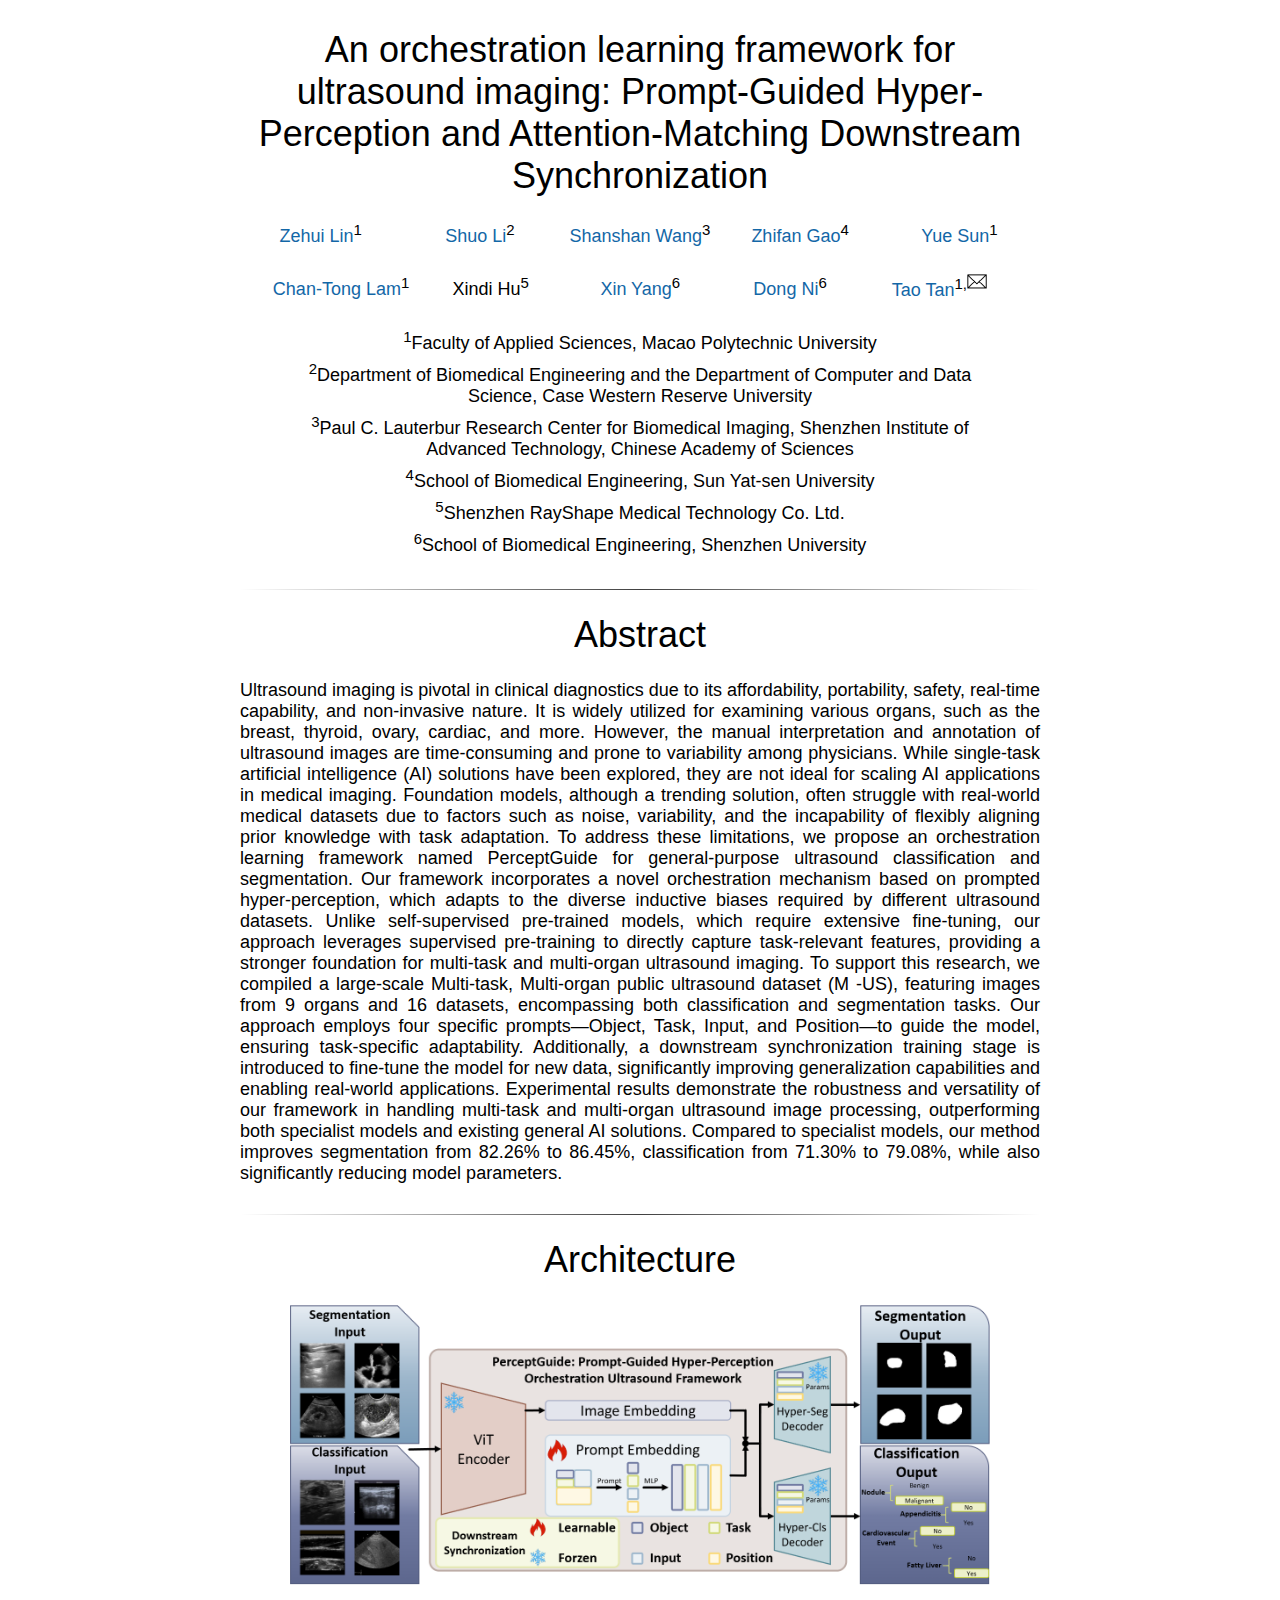
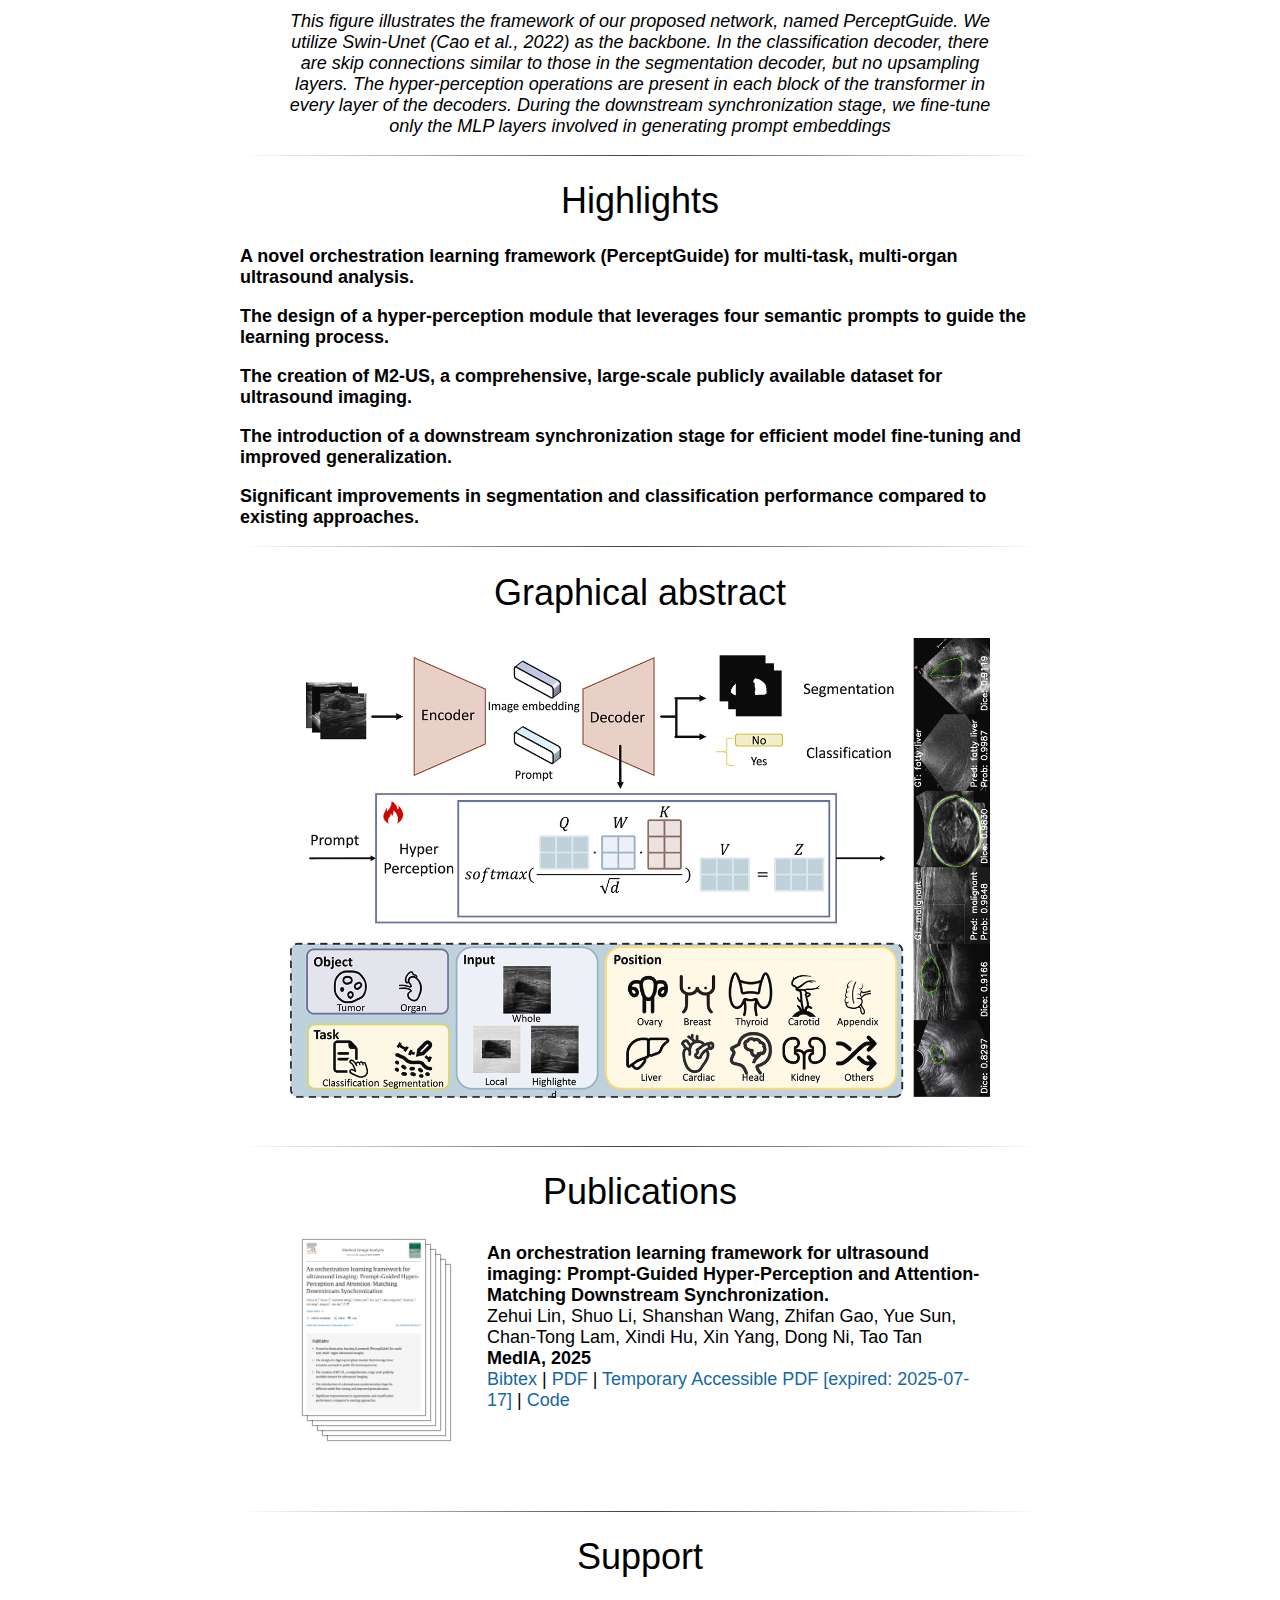
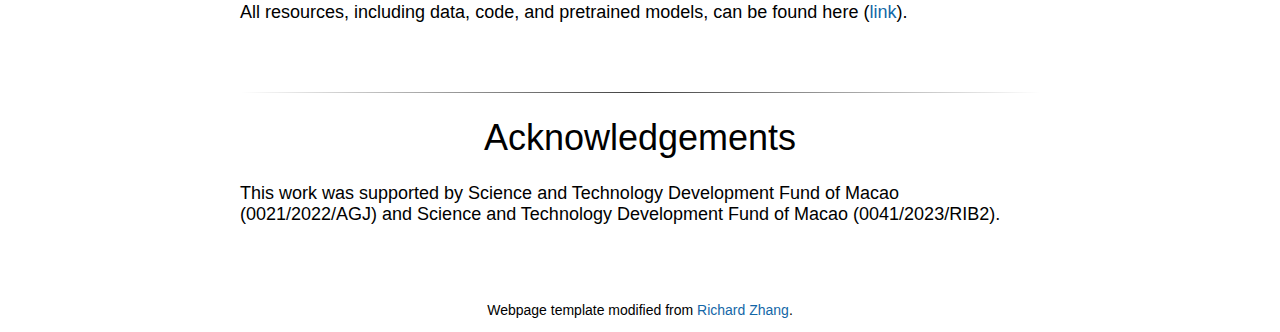
<file: PerceptGuide/index.html>
<html>

<head>
    <meta http-equiv="Content-Type" content="text/html; charset=UTF-8">

    <meta name="viewport" content="width=device-width, initial-scale=1.0">
    <meta name="keywords"
        content="An orchestration learning framework for ultrasound imaging: Prompt-Guided Hyper-Perception and Attention-Matching Downstream Synchronization, PerceptGuide">
    <meta name="description"
        content="An orchestration learning framework for ultrasound imaging: Prompt-Guided Hyper-Perception and Attention-Matching Downstream Synchronization, MedIA 2025">
    <title>An orchestration learning framework for ultrasound imaging: Prompt-Guided Hyper-Perception and Attention-Matching Downstream Synchronization</title>

    <link rel="stylesheet" type="text/css" href="./resources/text.css">

    <meta property="og:image" content='./resources/perceptguide.png'>
    <meta property="og:title"
        content="An orchestration learning framework for ultrasound imaging: Prompt-Guided Hyper-Perception and Attention-Matching Downstream Synchronization, MedIA 2025">
</head>




<body>

    <br>
    <center>
        <span style="font-size:36px">
            An orchestration learning framework for ultrasound imaging: Prompt-Guided Hyper-Perception and Attention-Matching Downstream Synchronization </span>
    </center>
    <br>

    <!-- 第一行作者 -->
    <table align="center" width="800px">
        <tbody>
            <tr>

                <td align="center" width="160px">
                    <center>
                        <span style="font-size:18px"><a href="https://zehui-lin.github.io/">Zehui
                                Lin</a><sup>1</sup></span>
                    </center>
                </td>

                <td align="center" width="160px">
                    <center>
                        <span style="font-size:18px"><a href="https://scholar.google.com/citations?user=6WNtJa0AAAAJ&hl=en&oi=ao">Shuo 
                            Li</a><sup>2</sup></span>
                    </center>
                </td>

                <td align="center" width="160px">
                    <center>
                        <span style="font-size:18px"><a href="https://scholar.google.com/citations?user=8pnz5L4AAAAJ&hl=en&oi=ao">Shanshan
                            Wang</a><sup>3</sup></span>
                    </center>
                </td>

                <td align="center" width="160px">
                    <center>
                        <span style="font-size:18px"><a href="https://zhifan-gao.github.io/">Zhifan
                                Gao</a><sup>4</sup></span>
                    </center>
                </td>

                <td align="center" width="160px">
                    <center>
                        <span style="font-size:18px"><a
                                href="https://scholar.google.com/citations?hl=en&user=lxxn3CcAAAAJ">Yue
                                Sun</a><sup>1</sup></span>
                    </center>
                </td>

            </tr>
        </tbody>
    </table><br>


    <!-- 第二行作者 -->
    <table align="center" width="750px">
        <tbody>
            <tr>


                <td align="center" width="160px">
                    <center>
                        <span style="font-size:18px"><a href="https://scholar.google.com/citations?user=GXD7ppMAAAAJ&hl=en&oi=ao">Chan-Tong Lam</a><sup>1</sup></span>
                    </center>
                </td>


                <td align="center" width="160px">
                    <center>
                        <span style="font-size:18px">Xindi Hu<sup>5</sup></span>
                    </center>
                </td>


                <td align="center" width="160px">
                    <center>
                        <span style="font-size:18px"><a href="https://xy0806.github.io/">Xin Yang</a><sup>6</sup></span>
                    </center>
                </td>


                <td align="center" width="160px">
                    <center>
                        <span style="font-size:18px"><a
                                href="https://scholar.google.com/citations?user=J27J2VUAAAAJ&hl=en&oi=ao">Dong
                                Ni</a><sup>6</sup></span>
                    </center>
                </td>

                <td align="center" width="160px">
                    <center>
                        <span style="font-size:18px"><a
                                href="https://scholar.google.com/citations?user=lLg3WRkAAAAJ&hl=en&oi=ao">Tao
                                Tan</a><sup>1,<img class="round" style="width:20px"
                                    src="./resources/corresponding_fig.png"></sup></span>
                    </center>
                </td>

            </tr>
        </tbody>
    </table><br>




    <!-- 单位 -->
    <table align="center" width="700px">
        <tbody>
            <tr>
                <td align="center" width="300px">
                    <center>
                        <span style="font-size:18px"><sup>1</sup>Faculty of Applied Sciences, Macao Polytechnic
                            University</span>
                    </center>
                </td>
            </tr>
        </tbody>
    </table>

    <table align="center" width="700px">
        <tbody>
            <tr>
                <td align="center" width="600px">
                    <center>
                        <span style="font-size:18px"><sup>2</sup>Department of Biomedical Engineering and the Department of Computer and Data Science, Case Western Reserve University</span>
                    </center>
                </td>
            </tr>
        </tbody>
    </table>

    <table align="center" width="700px">
        <tbody>
            <tr>
                <td align="center" width="600px">
                    <center>
                        <span style="font-size:18px"><sup>3</sup>Paul C. Lauterbur Research Center for Biomedical Imaging, Shenzhen Institute of Advanced Technology, Chinese Academy of Sciences</span>
                    </center>
                </td>
            </tr>
        </tbody>
    </table>

    <table align="center" width="700px">
        <tbody>
            <tr>
                <td align="center" width="600px">
                    <center>
                        <span style="font-size:18px"><sup>4</sup>School of Biomedical Engineering,
                            Sun Yat-sen University</span>
                    </center>
                </td>

            </tr>
        </tbody>
    </table>



    <table align="center" width="700px">
        <tbody>
            <tr>
                <td align="center" width="600px">
                    <center>
                        <span style="font-size:18px"><sup>5</sup>Shenzhen RayShape Medical Technology Co. Ltd.</span>
                    </center>
                </td>
            </tr>
        </tbody>
    </table>


    <table align="center" width="700px">
        <tbody>
            <tr>
                <td align="center" width="600px">
                    <center>
                        <span style="font-size:18px"><sup>6</sup>School of Biomedical Engineering, Shenzhen
                            University</span>
                    </center>
                </td>

            </tr>
        </tbody>
    </table>

    <br>
    <hr>
    <center>
        <h1>Abstract</h1>
    </center>
    <div align="justify">
        Ultrasound imaging is pivotal in clinical diagnostics due to its affordability, portability, safety, real-time capability, and non-invasive nature. It is widely utilized for examining various organs, such as the breast, thyroid, ovary, cardiac, and more. However, the manual interpretation and annotation of ultrasound images are time-consuming and prone to variability among physicians. While single-task artificial intelligence (AI) solutions have been explored, they are not ideal for scaling AI applications in medical imaging. Foundation models, although a trending solution, often struggle with real-world medical datasets due to factors such as noise, variability, and the incapability of flexibly aligning prior knowledge with task adaptation. To address these limitations, we propose an orchestration learning framework named PerceptGuide for general-purpose ultrasound classification and segmentation. Our framework incorporates a novel orchestration mechanism based on prompted hyper-perception, which adapts to the diverse inductive biases required by different ultrasound datasets. Unlike self-supervised pre-trained models, which require extensive fine-tuning, our approach leverages supervised pre-training to directly capture task-relevant features, providing a stronger foundation for multi-task and multi-organ ultrasound imaging. To support this research, we compiled a large-scale Multi-task, Multi-organ public ultrasound dataset (M
-US), featuring images from 9 organs and 16 datasets, encompassing both classification and segmentation tasks. Our approach employs four specific prompts—Object, Task, Input, and Position—to guide the model, ensuring task-specific adaptability. Additionally, a downstream synchronization training stage is introduced to fine-tune the model for new data, significantly improving generalization capabilities and enabling real-world applications. Experimental results demonstrate the robustness and versatility of our framework in handling multi-task and multi-organ ultrasound image processing, outperforming both specialist models and existing general AI solutions. Compared to specialist models, our method improves segmentation from 82.26% to 86.45%, classification from 71.30% to 79.08%, while also significantly reducing model parameters.
    </div>
    <br>



    <hr>
    <center>
        <h1>Architecture</h1>
    </center>
    <p>
    <figure>
        <img style="width:700px" src='./resources/perceptguide.png'>
        <br><br>
        <figcaption>This figure illustrates the framework of our proposed network, named PerceptGuide. We utilize Swin-Unet (Cao et al., 2022) as the backbone. In the classification decoder,
there are skip connections similar to those in the segmentation decoder, but no upsampling layers. The hyper-perception operations are present in each block of the transformer
in every layer of the decoders. During the downstream synchronization stage, we fine-tune only the MLP layers involved in generating prompt embeddings
        </figcaption>
    </figure>
    </p>


    <hr>
    <center>
        <h1>Highlights</h1>
    </center>

    <p style="font-weight: bold; font-size: large;">
        A novel orchestration learning framework (PerceptGuide) for multi-task, multi-organ ultrasound analysis.
    </p>

    <p style="font-weight: bold; font-size: large;">
        The design of a hyper-perception module that leverages four semantic prompts to guide the learning process.
    </p>

    <p style="font-weight: bold; font-size: large;">
        The creation of M2-US, a comprehensive, large-scale publicly available dataset for ultrasound imaging.
    </p>

    <p style="font-weight: bold; font-size: large;">
        The introduction of a downstream synchronization stage for efficient model fine-tuning and improved generalization.
    </p>

    <p style="font-weight: bold; font-size: large;">
        Significant improvements in segmentation and classification performance compared to existing approaches.
    </p>


    <hr>
    <center>
        <h1>Graphical abstract</h1>
    </center>
        <p>
            <center><img style="width:700px" src='./resources/ga.jpg'></center>
        </p>
    <br>


    <hr>
    <center>
        <h1>Publications</h1>
    </center>

    <script type="text/javascript">
        function show_hide(eid) {
            var x = document.getElementById(eid);
            if (x.style.display === "none") {
                x.style.display = "block";
            } else {
                x.style.display = "none";
            }
        }
    </script>

    <table align="center" width="700px">
        <tbody>
            <tr>
                <td>
                    <a href="https://zehui-lin.github.io/PerceptGuide/"><img class="layered-paper-big" style="height:175px"
                            src="./resources/perceptguide_page1.png"></a>
                </td>

                <td width="500px">
                    <span style="font-size:18px">

                        <div class="title">
                            <b>An orchestration learning framework for ultrasound imaging: Prompt-Guided Hyper-Perception and Attention-Matching Downstream Synchronization.</b>
                        </div>

                        <div class="authors">
                            Zehui Lin,
                            Shuo Li,
                            Shanshan Wang,
                            Zhifan Gao,
                            Yue Sun,
                            Chan-Tong Lam,
                            Xindi Hu,
                            Xin Yang,
                            Dong Ni,
                            Tao Tan
                        </div>

                        <div class="journal">
                            <b>MedIA, 2025</b>
                        </div>

                        <div class="links">
                            <a href="javascript:;" onclick="show_hide('Biblin2025orchestration')"> Bibtex </a>
                            | <a href="https://doi.org/10.1016/j.media.2025.103639"> PDF </a>
                            | <a href="https://authors.elsevier.com/c/1lAXd4rfPmLew4"> Temporary Accessible PDF [expired: 2025-07-17] </a>
                            | <a href="https://github.com/Zehui-Lin/PerceptGuide"> Code </a>
                        </div>

                        <div style="display: none;" class="BibtexExpand" id="Biblin2025orchestration">
                            <div style="width:500px;overflow:visible;">
                                <pre class="bibtex" style="font-size:12px">@article{lin2025orchestration,
  title={An orchestration learning framework for ultrasound imaging: Prompt-guided hyper-perception and attention-matching Downstream Synchronization},
  author={Lin, Zehui and Li, Shuo and Wang, Shanshan and Gao, Zhifan and Sun, Yue and Lam, Chan-Tong and Hu, Xindi and Yang, Xin and Ni, Dong and Tan, Tao},
  journal={Medical Image Analysis},
  pages={103639},
  year={2025},
  publisher={Elsevier}
}
                                </pre>
                            </div>
                        </div>
                    </span>
                </td>
            </tr>
        </tbody>
    </table>



    <br><br>
    <br><br>
    <hr>

    <center>
        <h1>Support</h1>
    </center>

    <p style="font-size:18px;">
        All resources, including data, code, and pretrained models, can be found here (<a href="https://github.com/Zehui-Lin/PerceptGuide/releases/tag/v1.0.0">link</a>).
    </p>


    <br><br>
    <hr>

    <center>
        <h1>Acknowledgements</h1>
    </center>
    This work was supported by Science and Technology Development Fund of Macao (0021/2022/AGJ) and Science and Technology Development Fund of Macao (0041/2023/RIB2).

    <br><br>
    <br><br>

    <p style="text-align:center;font-size:14px;">
        Webpage template modified from <a href="https://richzhang.github.io/splitbrainauto/">Richard Zhang</a>.
    </p>


</body>
</html>
</file>
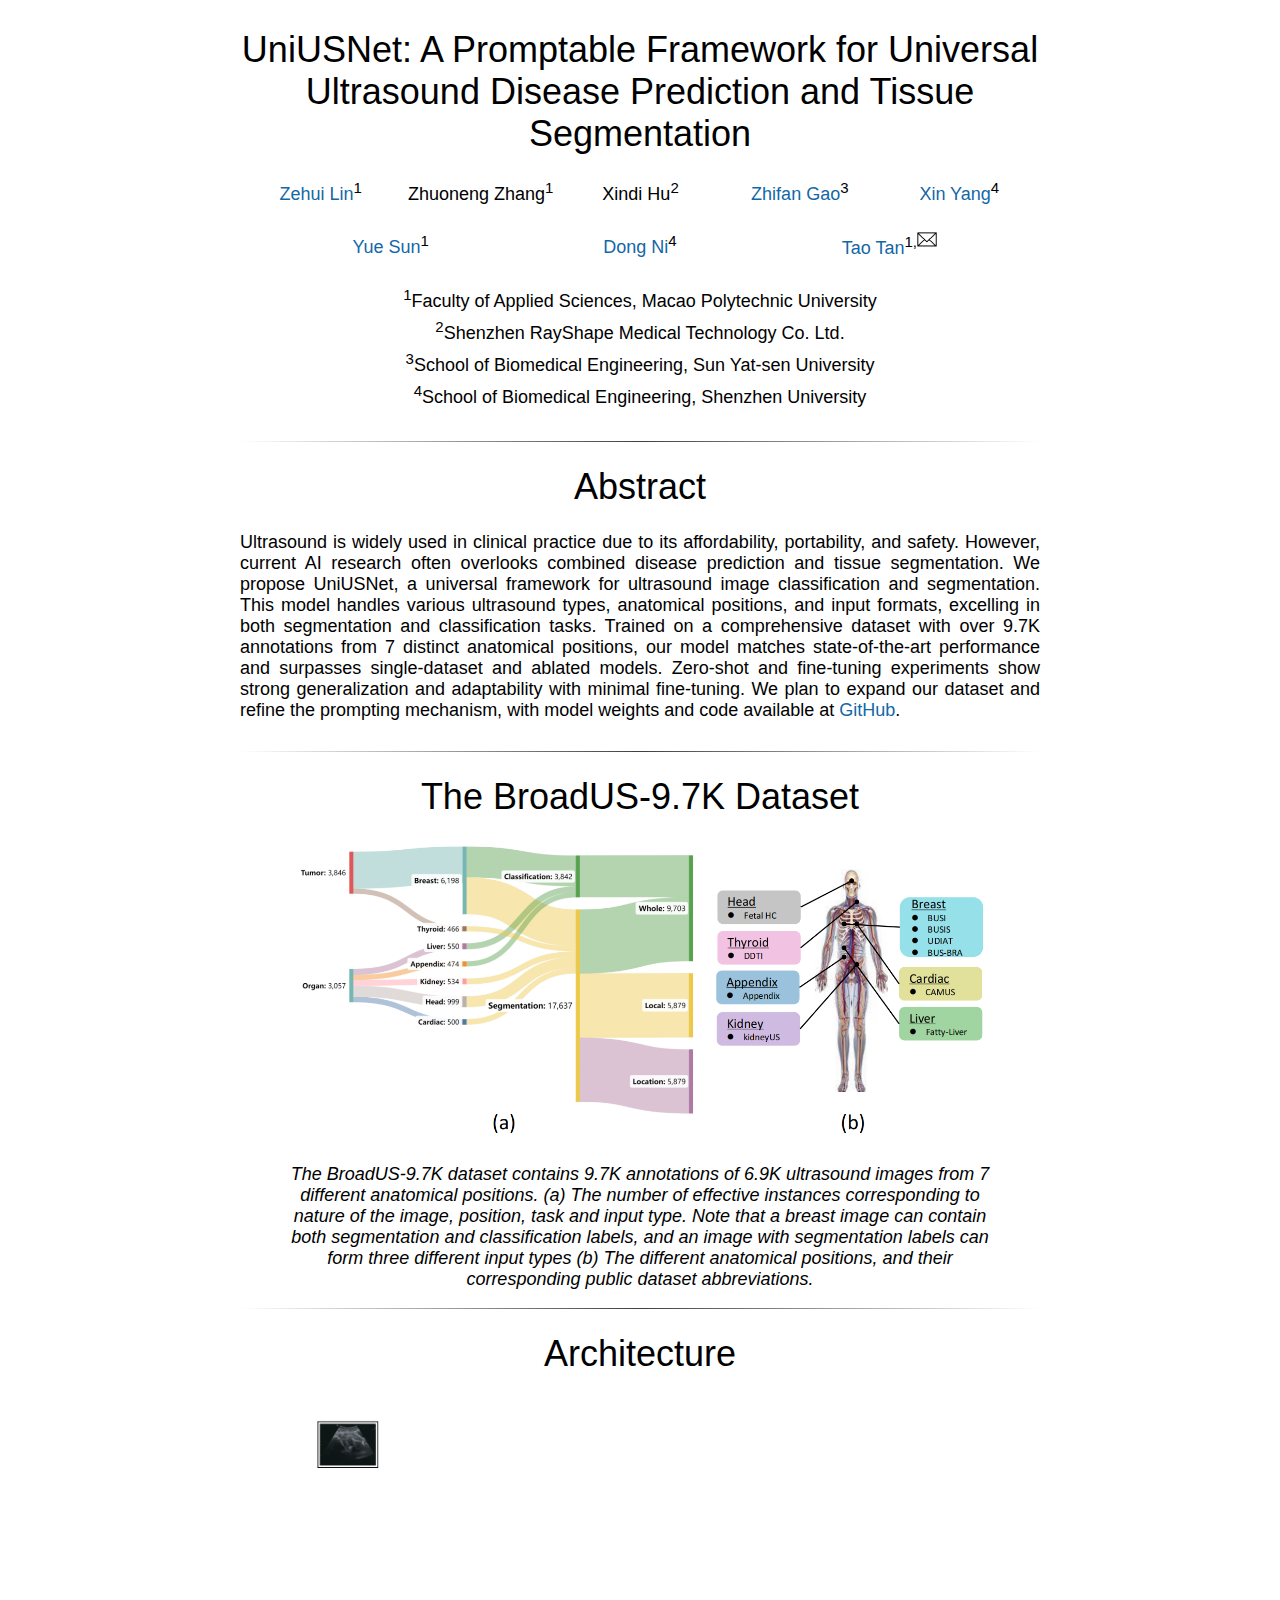
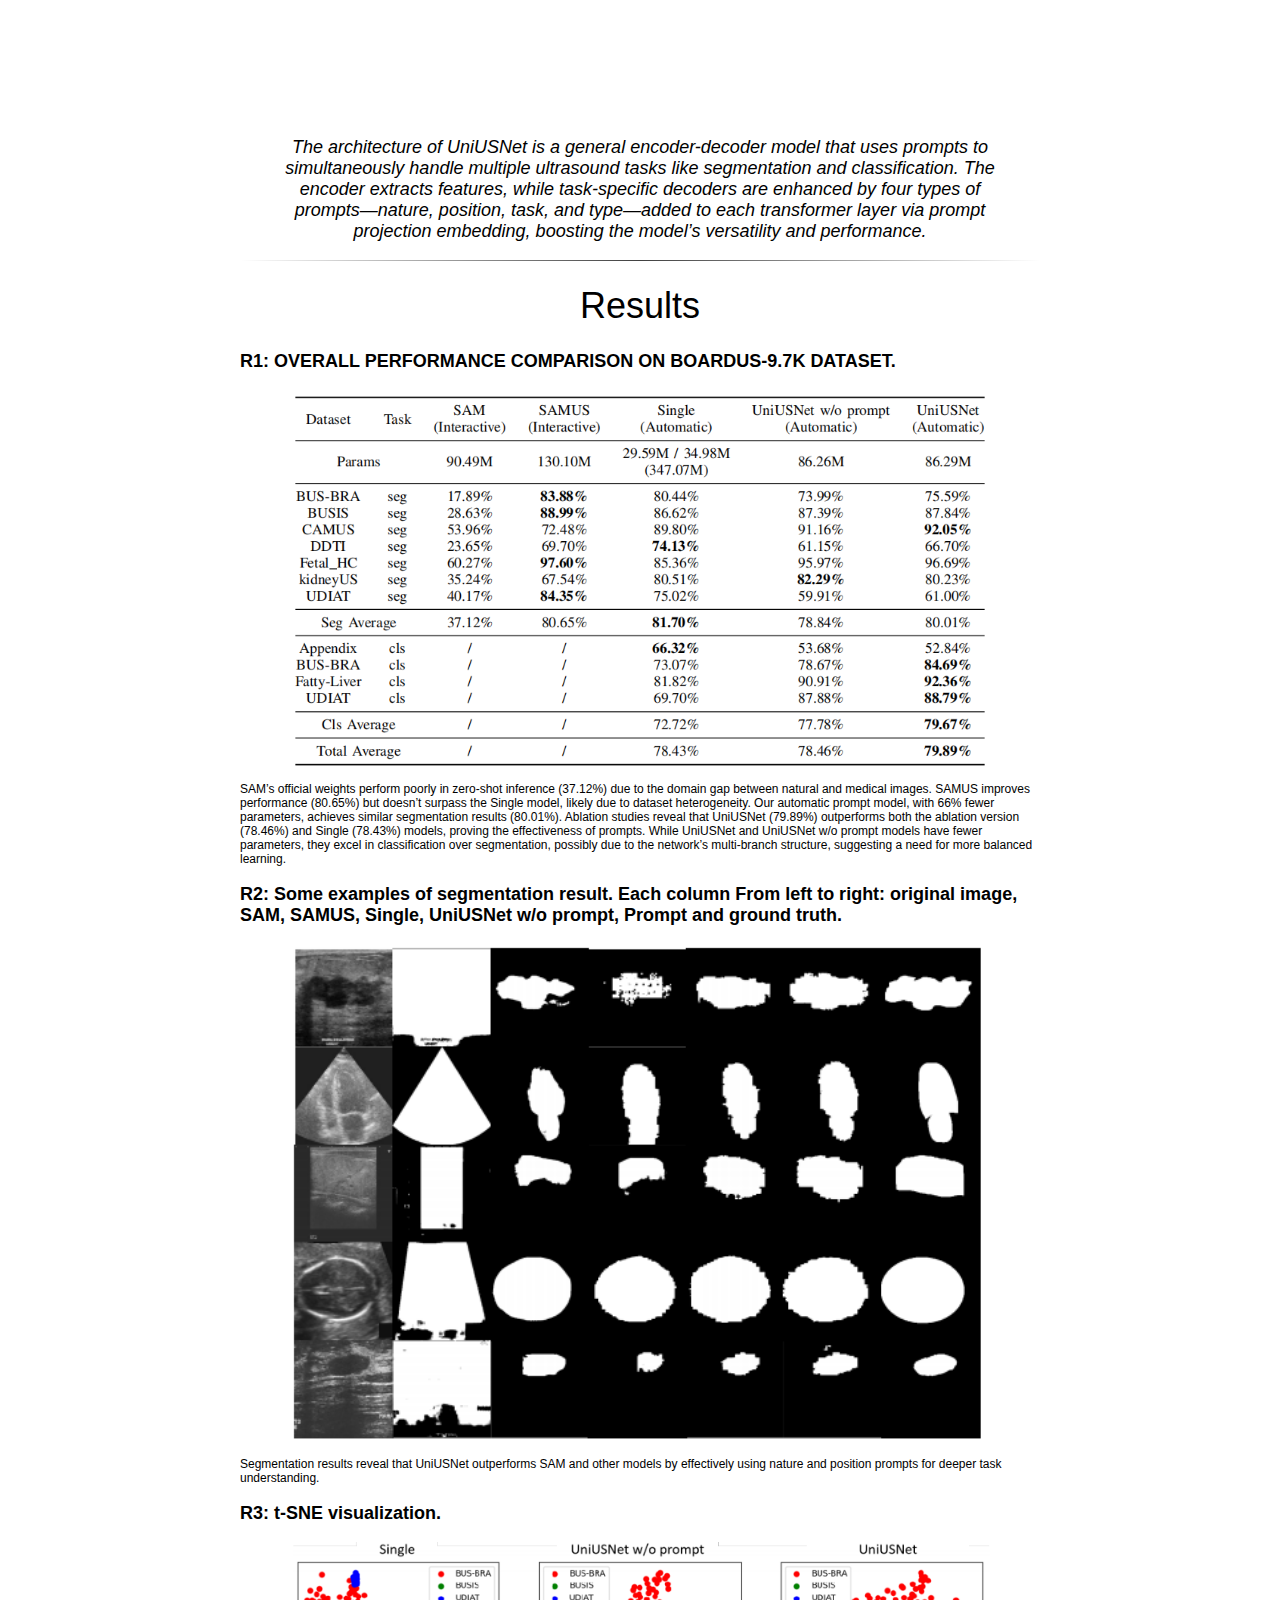
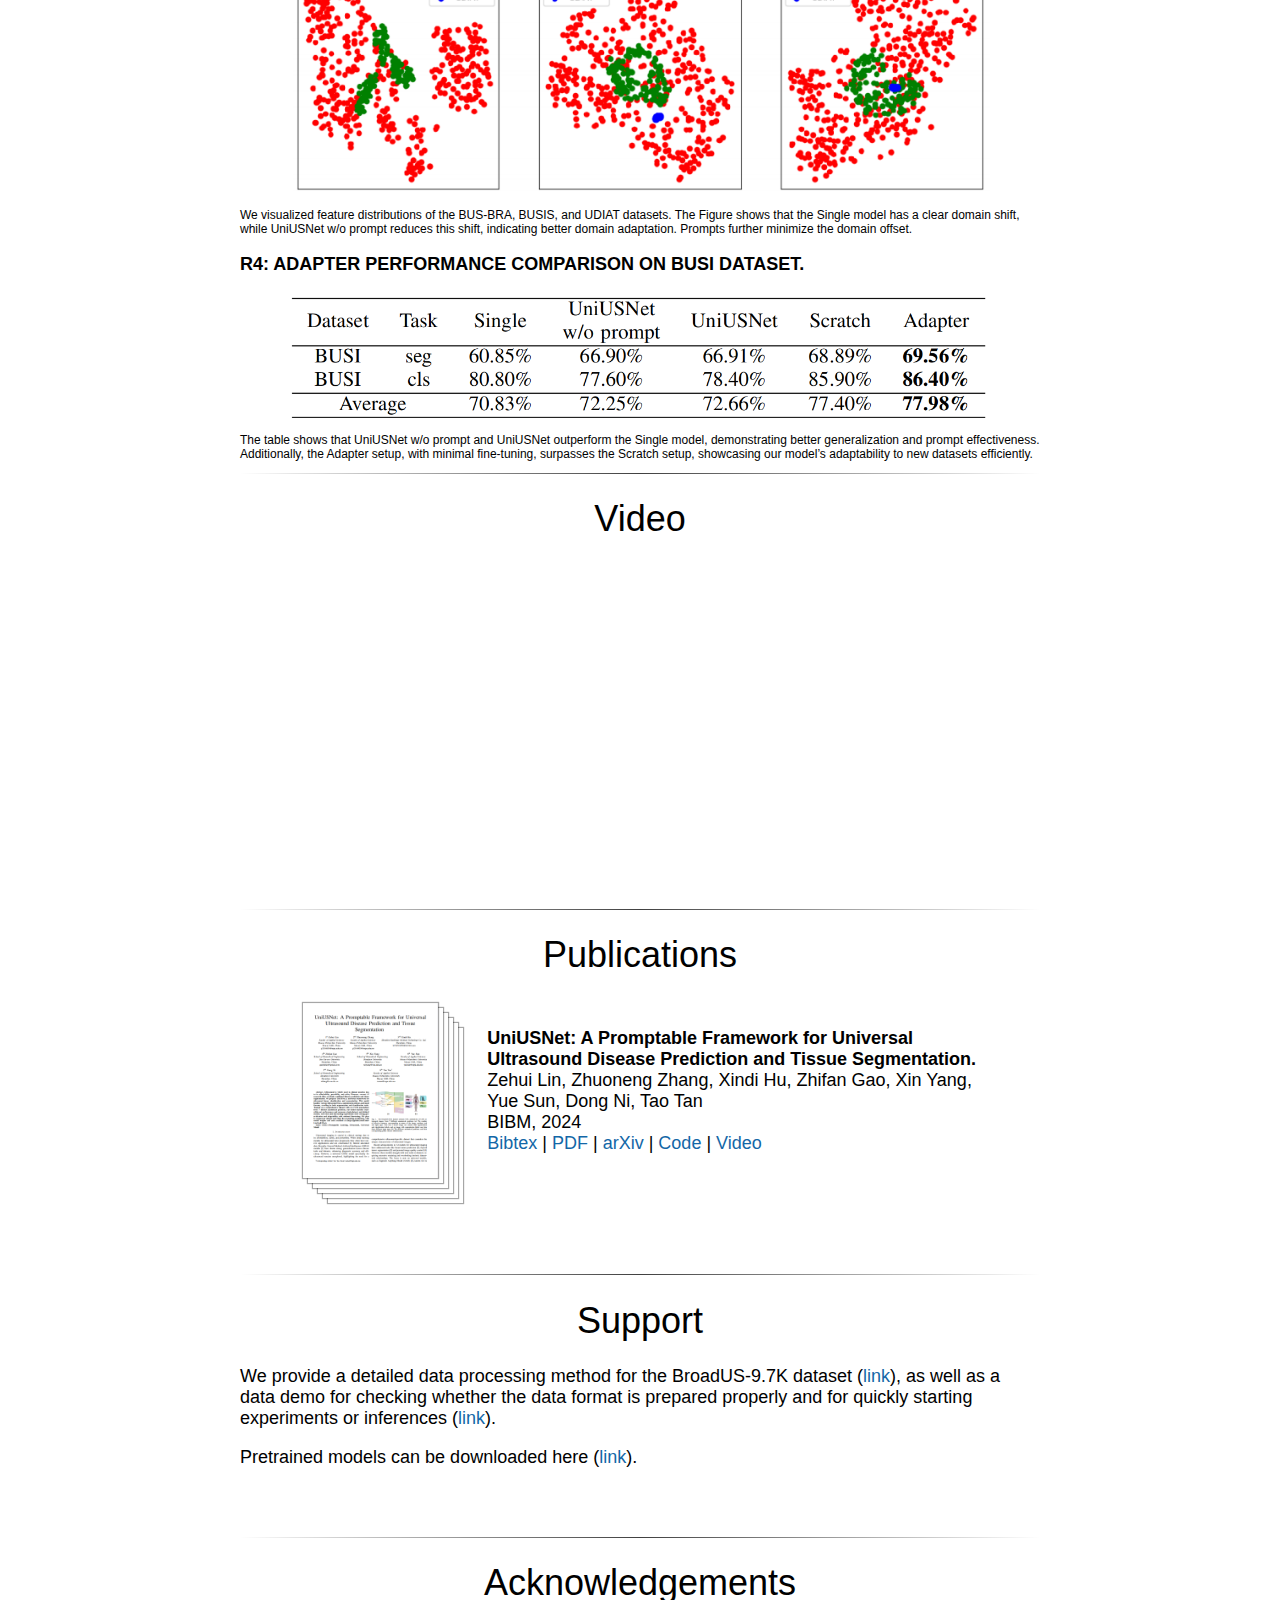
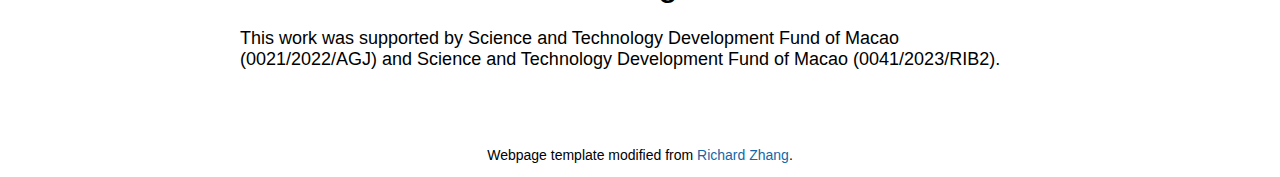
<file: UniUSNet/index.html>
<html>

<head>
    <meta http-equiv="Content-Type" content="text/html; charset=UTF-8">

    <meta name="viewport" content="width=device-width, initial-scale=1.0">
    <meta name="keywords"
        content="UniUSNet: A Promptable Framework for Universal Ultrasound Disease Prediction and Tissue Segmentation, UniUSNet">
    <meta name="description"
        content="UniUSNet: A Promptable Framework for Universal Ultrasound Disease Prediction and Tissue Segmentation, BIBM 2024">
    <title>UniUSNet: A Promptable Framework for Universal Ultrasound Disease Prediction and Tissue Segmentation</title>

    <link rel="stylesheet" type="text/css" href="./resources/text.css">

    <meta property="og:image" content='./resources/uniusnet.png'>
    <meta property="og:title"
        content="UniUSNet: A Promptable Framework for Universal Ultrasound Disease Prediction and Tissue Segmentation, BIBM 2024">
</head>




<body>

    <br>
    <center>
        <span style="font-size:36px">
            UniUSNet: A Promptable Framework for Universal Ultrasound Disease Prediction and Tissue Segmentation </span>
    </center>
    <br>

    <!-- 第一行作者 -->
    <table align="center" width="800px">
        <tbody>
            <tr>

                <td align="center" width="160px">
                    <center>
                        <span style="font-size:18px"><a href="https://zehui-lin.github.io/">Zehui
                                Lin</a><sup>1</sup></span>
                    </center>
                </td>

                <td align="center" width="160px">
                    <center>
                        <span style="font-size:18px">Zhuoneng Zhang<sup>1</sup></span>
                    </center>
                </td>

                <td align="center" width="160px">
                    <center>
                        <span style="font-size:18px">Xindi Hu<sup>2</sup></span>
                    </center>
                </td>

                <td align="center" width="160px">
                    <center>
                        <span style="font-size:18px"><a href="https://zhifan-gao.github.io/">Zhifan
                                Gao</a><sup>3</sup></span>
                    </center>
                </td>

                <td align="center" width="160px">
                    <center>
                        <span style="font-size:18px"><a href="https://xy0806.github.io/">Xin Yang</a><sup>4</sup></span>
                    </center>
                </td>

            </tr>
        </tbody>
    </table><br>


    <!-- 第二行作者 -->
    <table align="center" width="750px">
        <tbody>
            <tr>

                <td align="center" width="160px">
                    <center>
                        <span style="font-size:18px"><a
                                href="https://scholar.google.com/citations?hl=en&user=lxxn3CcAAAAJ">Yue
                                Sun</a><sup>1</sup></span>
                    </center>
                </td>

                <td align="center" width="160px">
                    <center>
                        <span style="font-size:18px"><a
                                href="https://scholar.google.com/citations?user=J27J2VUAAAAJ&hl=en&oi=ao">Dong
                                Ni</a><sup>4</sup></span>
                    </center>
                </td>

                <td align="center" width="160px">
                    <center>
                        <span style="font-size:18px"><a
                                href="https://scholar.google.com/citations?user=lLg3WRkAAAAJ&hl=en&oi=ao">Tao
                                Tan</a><sup>1,<img class="round" style="width:20px"
                                    src="./resources/corresponding_fig.png"></sup></span>
                    </center>
                </td>

            </tr>
        </tbody>
    </table><br>




    <!-- 单位 -->
    <table align="center" width="700px">
        <tbody>
            <tr>
                <td align="center" width="300px">
                    <center>
                        <span style="font-size:18px"><sup>1</sup>Faculty of Applied Sciences, Macao Polytechnic
                            University</span>
                    </center>
                </td>
            </tr>
        </tbody>
    </table>

    <table align="center" width="700px">
        <tbody>
            <tr>
                <td align="center" width="600px">
                    <center>
                        <span style="font-size:18px"><sup>2</sup>Shenzhen RayShape Medical Technology Co. Ltd.</span>
                    </center>
                </td>
            </tr>
        </tbody>
    </table>

    <table align="center" width="700px">
        <tbody>
            <tr>
                <td align="center" width="600px">
                    <center>
                        <span style="font-size:18px"><sup>3</sup>School of Biomedical Engineering,
                            Sun Yat-sen University</span>
                    </center>
                </td>

            </tr>
        </tbody>
    </table>

    <table align="center" width="700px">
        <tbody>
            <tr>
                <td align="center" width="600px">
                    <center>
                        <span style="font-size:18px"><sup>4</sup>School of Biomedical Engineering, Shenzhen
                            University</span>
                    </center>
                </td>

            </tr>
        </tbody>
    </table>

    <br>
    <hr>
    <center>
        <h1>Abstract</h1>
    </center>
    <div align="justify">
        Ultrasound is widely used in clinical practice due to its affordability, portability, and safety. However,
        current AI research often overlooks combined disease prediction and tissue segmentation. We propose UniUSNet, a
        universal framework for ultrasound image classification and segmentation. This model handles various ultrasound
        types, anatomical positions, and input formats, excelling in both segmentation and classification tasks. Trained
        on a comprehensive dataset with over 9.7K annotations from 7 distinct anatomical positions, our model matches
        state-of-the-art performance and surpasses single-dataset and ablated models. Zero-shot and fine-tuning
        experiments show strong generalization and adaptability with minimal fine-tuning. We plan to expand our dataset
        and refine the prompting mechanism, with model weights and code available at <a
            href="https://github.com/Zehui-Lin/UniUSNet">GitHub</a>.
    </div>
    <br>

    <hr>
    <center>
        <h1>The BroadUS-9.7K Dataset</h1>
    </center>
    <p>
    <figure>
        <img style="width:700px" src='./resources/dataset.png'>
        <br><br>
        <figcaption>The BroadUS-9.7K dataset contains 9.7K annotations of 6.9K ultrasound images from 7 different
            anatomical positions. (a) The number of effective instances corresponding to nature of the image, position,
            task and input type. Note that a breast image can contain both segmentation and classification labels, and
            an image with segmentation labels can form three different input types (b) The different anatomical
            positions, and their corresponding public dataset abbreviations.
        </figcaption>
    </figure>
    </p>


    <hr>
    <center>
        <h1>Architecture</h1>
    </center>
    <p>
    <figure>
        <img style="width:700px" src='./resources/uniusnet.gif'>
        <br><br>
        <figcaption>The architecture of UniUSNet is a general encoder-decoder model that uses prompts to simultaneously
            handle multiple ultrasound tasks like segmentation and classification. The encoder extracts features, while
            task-specific decoders are enhanced by four types of prompts—nature, position, task, and type—added to each
            transformer layer via prompt projection embedding, boosting the model’s versatility and performance.
        </figcaption>
    </figure>
    </p>


    <hr>
    <center>
        <h1>Results</h1>
    </center>

    <p style="font-weight: bold; font-size: large;">
        R1: OVERALL PERFORMANCE COMPARISON ON BOARDUS-9.7K DATASET.
    </p>
    <p>
        <center><img style="width:700px" src='./resources/result1.png'></center>
    </p>
    <p>
        <style>
            p {
                font-size: 12px;
            }
        </style>
            SAM’s official weights perform poorly in zero-shot inference (37.12%) due to the domain gap between natural and medical images. SAMUS improves performance (80.65%) but doesn’t surpass the Single model, likely due to dataset heterogeneity. Our automatic prompt model, with 66% fewer parameters, achieves similar segmentation results (80.01%). Ablation studies reveal that UniUSNet (79.89%) outperforms both the ablation version (78.46%) and Single (78.43%) models, proving the effectiveness of prompts. While UniUSNet and UniUSNet w/o prompt models have fewer parameters, they excel in classification over segmentation, possibly due to the network’s multi-branch structure, suggesting a need for more balanced learning.
    </p>

    <p style="font-weight: bold; font-size: large;">
        R2: Some examples of segmentation result. Each column From left to
        right: original image, SAM, SAMUS, Single, UniUSNet w/o prompt, Prompt
        and ground truth.
    </p>
    <p>
        <center><img style="width:700px" src='./resources/result2.png'></center>
    </p>

    <p>
        <style>
            p {
                font-size: 12px;
            }
        </style>
        Segmentation results reveal that UniUSNet outperforms SAM and other models by effectively using nature and position prompts for deeper task understanding.
    </p>

    <p style="font-weight: bold; font-size: large;">
        R3: t-SNE visualization.
    </p>
    <p>
        <center><img style="width:700px" src='./resources/result3.png'></center>
    </p>

    <p>
        <style>
            p {
                font-size: 12px;
            }
        </style>
        We visualized feature distributions of the BUS-BRA, BUSIS, and UDIAT datasets. The Figure shows that the Single model has a clear domain shift, while UniUSNet w/o prompt reduces this shift, indicating better domain adaptation. Prompts further minimize the domain offset.
    </p>

    <p style="font-weight: bold; font-size: large;">
        R4: ADAPTER PERFORMANCE COMPARISON ON BUSI DATASET.
    </p>
    <p>
        <center><img style="width:700px" src='./resources/result4.png'></center>
    </p>

    <p>
        <style>
            p {
                font-size: 12px;
            }
        </style>
       The table shows that UniUSNet w/o prompt and UniUSNet outperform the Single model, demonstrating better generalization and prompt effectiveness. Additionally, the Adapter setup, with minimal fine-tuning, surpasses the Scratch setup, showcasing our model’s adaptability to new datasets efficiently.
    </p>


    <hr>
    <center>
        <h1>Video</h1>
    </center>
    <center>
        <iframe width="640" height="315" src="https://www.youtube.com/embed/8OoQN1Yky0E?si=EszP3_smFCB9D6v7" title="YouTube video player" frameborder="0" allow="accelerometer; autoplay; clipboard-write; encrypted-media; gyroscope; picture-in-picture; web-share" referrerpolicy="strict-origin-when-cross-origin" allowfullscreen></iframe>
    </center>
    <br>


    <hr>
    <center>
        <h1>Publications</h1>
    </center>

    <script type="text/javascript">
        function show_hide(eid) {
            var x = document.getElementById(eid);
            if (x.style.display === "none") {
                x.style.display = "block";
            } else {
                x.style.display = "none";
            }
        }
    </script>

    <table align="center" width="700px">
        <tbody>
            <tr>
                <td>
                    <a href="https://zehui-lin.github.io/UniUSNet/"><img class="layered-paper-big" style="height:175px"
                            src="./resources/uniusnet_page1.png"></a>
                </td>

                <td width="500px">
                    <span style="font-size:18px">

                        <div class="title">
                            <b>UniUSNet: A Promptable Framework for Universal Ultrasound Disease Prediction and Tissue
                                Segmentation.</b>
                        </div>

                        <div class="authors">
                            Zehui Lin,
                            Zhuoneng Zhang,
                            Xindi Hu,
                            Zhifan Gao,
                            Xin Yang,
                            Yue Sun,
                            Dong Ni,
                            Tao Tan
                        </div>

                        <div class="conf">
                            BIBM, 2024
                        </div>

                        <div class="links">
                            <a href="javascript:;" onclick="show_hide('Biblin2024uniusnet')"> Bibtex </a>
                            | <a href="https://arxiv.org/pdf/2406.01154"> PDF </a>
                            | <a href="https://arxiv.org/abs/2406.01154"> arXiv </a>
                            | <a href="https://github.com/Zehui-Lin/UniUSNet"> Code </a>
                            | <a href="https://youtu.be/8OoQN1Yky0E"> Video </a>
                        </div>

                        <div style="display: none;" class="BibtexExpand" id="Biblin2024uniusnet">
                            <div style="width:500px;overflow:visible;">
                                <pre class="bibtex" style="font-size:12px">@article{lin2024uniusnet,
title={UniUSNet: A Promptable Framework for Universal Ultrasound Disease Prediction and TissueSegmentation},
author={Lin, Zehui and Zhang, Zhuoneng and Hu, Xindi and Gao, Zhifan and Yang, Xin and Sun, Yue andNi, Dong and Tan, Tao},
journal={arXiv preprint arXiv:2406.01154},
year={2024}
}
                                </pre>
                            </div>
                        </div>
                    </span>
                </td>
            </tr>
        </tbody>
    </table>



    <br><br>
    <br><br>
    <hr>

    <center>
        <h1>Support</h1>
    </center>

    <p style="font-size:18px;">
        We provide a detailed data processing method for the BroadUS-9.7K dataset (<a href="https://github.com/Zehui-Lin/UniUSNet?tab=readme-ov-file#data">link</a>), as well as a data demo for checking whether the data format is prepared properly and for quickly starting experiments or inferences (<a href="https://github.com/Zehui-Lin/UniUSNet/tree/main/data_demo">link</a>).
    </p>

    <p style="font-size:18px;">
        Pretrained models can be downloaded here (<a href="https://pan.baidu.com/s/1uciwM5K4wRiMWnrAsB4qMQ?pwd=x390">link</a>).
    </p>

    <br><br>
    <hr>

    <center>
        <h1>Acknowledgements</h1>
    </center>
    This work was supported by Science and Technology Development Fund of Macao (0021/2022/AGJ) and Science and Technology Development Fund of Macao (0041/2023/RIB2).

    <br><br>
    <br><br>

    <p style="text-align:center;font-size:14px;">
        Webpage template modified from <a href="https://richzhang.github.io/splitbrainauto/">Richard Zhang</a>.
    </p>


</body>
</html>
</file>
<file: PerceptGuide/resources/text.css>
body {
    font-family: "HelveticaNeue-Light", "Helvetica Neue Light", "Helvetica Neue", Helvetica, Arial, "Lucida Grande", sans-serif;
    font-weight: 300;
    font-size: 18px;
    margin-left: auto;
    margin-right: auto;
    width: 800px;
}

h1 {
    font-weight: 300;
}

.disclaimerbox {
    background-color: #eee;
    border: 1px solid #eeeeee;
    border-radius: 10px;
    -moz-border-radius: 10px;
    -webkit-border-radius: 10px;
    padding: 20px;
}

video.header-vid {
    height: 140px;
    border: 1px solid black;
    border-radius: 10px;
    -moz-border-radius: 10px;
    -webkit-border-radius: 10px;
}

img.header-img {
    height: 140px;
    border: 1px solid black;
    border-radius: 10px;
    -moz-border-radius: 10px;
    -webkit-border-radius: 10px;
}

img.rounded {
    border: 0px solid #eeeeee;
    border-radius: 10px;
    -moz-border-radius: 10px;
    -webkit-border-radius: 10px;
}

a:link,
a:visited {
    color: #1367a7;
    text-decoration: none;
}

a:hover {
    color: #208799;
}

td.dl-link {
    height: 160px;
    text-align: center;
    font-size: 22px;
}

.layered-paper-big {
    /* modified from: http://css-tricks.com/snippets/css/layered-paper/ */
    box-shadow:
        0px 0px 1px 1px rgba(0, 0, 0, 0.35),
        /* The top layer shadow */
        5px 5px 0 0px #fff,
        /* The second layer */
        5px 5px 1px 1px rgba(0, 0, 0, 0.35),
        /* The second layer shadow */
        10px 10px 0 0px #fff,
        /* The third layer */
        10px 10px 1px 1px rgba(0, 0, 0, 0.35),
        /* The third layer shadow */
        15px 15px 0 0px #fff,
        /* The fourth layer */
        15px 15px 1px 1px rgba(0, 0, 0, 0.35),
        /* The fourth layer shadow */
        20px 20px 0 0px #fff,
        /* The fifth layer */
        20px 20px 1px 1px rgba(0, 0, 0, 0.35),
        /* The fifth layer shadow */
        25px 25px 0 0px #fff,
        /* The fifth layer */
        25px 25px 1px 1px rgba(0, 0, 0, 0.35);
    /* The fifth layer shadow */
    margin-left: 10px;
    margin-right: 45px;
}

.paper-big {
    /* modified from: http://css-tricks.com/snippets/css/layered-paper/ */
    box-shadow:
        0px 0px 1px 1px rgba(0, 0, 0, 0.35);
    /* The top layer shadow */

    margin-left: 10px;
    margin-right: 45px;
}


.layered-paper {
    /* modified from: http://css-tricks.com/snippets/css/layered-paper/ */
    box-shadow:
        0px 0px 1px 1px rgba(0, 0, 0, 0.35),
        /* The top layer shadow */
        5px 5px 0 0px #fff,
        /* The second layer */
        5px 5px 1px 1px rgba(0, 0, 0, 0.35),
        /* The second layer shadow */
        10px 10px 0 0px #fff,
        /* The third layer */
        10px 10px 1px 1px rgba(0, 0, 0, 0.35);
    /* The third layer shadow */
    margin-top: 5px;
    margin-left: 10px;
    margin-right: 30px;
    margin-bottom: 5px;
}

.vert-cent {
    position: relative;
    top: 50%;
    transform: translateY(-50%);
}

hr {
    border: 0;
    height: 1px;
    background-image: linear-gradient(to right, rgba(0, 0, 0, 0), rgba(0, 0, 0, 0.75), rgba(0, 0, 0, 0));
}

figure {
    text-align: center;
}

figcaption {
    font-style: italic;
    margin-top: 5px;
}
</file>
<file: UniUSNet/resources/text.css>
body {
    font-family: "HelveticaNeue-Light", "Helvetica Neue Light", "Helvetica Neue", Helvetica, Arial, "Lucida Grande", sans-serif;
    font-weight: 300;
    font-size: 18px;
    margin-left: auto;
    margin-right: auto;
    width: 800px;
}

h1 {
    font-weight: 300;
}

.disclaimerbox {
    background-color: #eee;
    border: 1px solid #eeeeee;
    border-radius: 10px;
    -moz-border-radius: 10px;
    -webkit-border-radius: 10px;
    padding: 20px;
}

video.header-vid {
    height: 140px;
    border: 1px solid black;
    border-radius: 10px;
    -moz-border-radius: 10px;
    -webkit-border-radius: 10px;
}

img.header-img {
    height: 140px;
    border: 1px solid black;
    border-radius: 10px;
    -moz-border-radius: 10px;
    -webkit-border-radius: 10px;
}

img.rounded {
    border: 0px solid #eeeeee;
    border-radius: 10px;
    -moz-border-radius: 10px;
    -webkit-border-radius: 10px;
}

a:link,
a:visited {
    color: #1367a7;
    text-decoration: none;
}

a:hover {
    color: #208799;
}

td.dl-link {
    height: 160px;
    text-align: center;
    font-size: 22px;
}

.layered-paper-big {
    /* modified from: http://css-tricks.com/snippets/css/layered-paper/ */
    box-shadow:
        0px 0px 1px 1px rgba(0, 0, 0, 0.35),
        /* The top layer shadow */
        5px 5px 0 0px #fff,
        /* The second layer */
        5px 5px 1px 1px rgba(0, 0, 0, 0.35),
        /* The second layer shadow */
        10px 10px 0 0px #fff,
        /* The third layer */
        10px 10px 1px 1px rgba(0, 0, 0, 0.35),
        /* The third layer shadow */
        15px 15px 0 0px #fff,
        /* The fourth layer */
        15px 15px 1px 1px rgba(0, 0, 0, 0.35),
        /* The fourth layer shadow */
        20px 20px 0 0px #fff,
        /* The fifth layer */
        20px 20px 1px 1px rgba(0, 0, 0, 0.35),
        /* The fifth layer shadow */
        25px 25px 0 0px #fff,
        /* The fifth layer */
        25px 25px 1px 1px rgba(0, 0, 0, 0.35);
    /* The fifth layer shadow */
    margin-left: 10px;
    margin-right: 45px;
}

.paper-big {
    /* modified from: http://css-tricks.com/snippets/css/layered-paper/ */
    box-shadow:
        0px 0px 1px 1px rgba(0, 0, 0, 0.35);
    /* The top layer shadow */

    margin-left: 10px;
    margin-right: 45px;
}


.layered-paper {
    /* modified from: http://css-tricks.com/snippets/css/layered-paper/ */
    box-shadow:
        0px 0px 1px 1px rgba(0, 0, 0, 0.35),
        /* The top layer shadow */
        5px 5px 0 0px #fff,
        /* The second layer */
        5px 5px 1px 1px rgba(0, 0, 0, 0.35),
        /* The second layer shadow */
        10px 10px 0 0px #fff,
        /* The third layer */
        10px 10px 1px 1px rgba(0, 0, 0, 0.35);
    /* The third layer shadow */
    margin-top: 5px;
    margin-left: 10px;
    margin-right: 30px;
    margin-bottom: 5px;
}

.vert-cent {
    position: relative;
    top: 50%;
    transform: translateY(-50%);
}

hr {
    border: 0;
    height: 1px;
    background-image: linear-gradient(to right, rgba(0, 0, 0, 0), rgba(0, 0, 0, 0.75), rgba(0, 0, 0, 0));
}

figure {
    text-align: center;
}

figcaption {
    font-style: italic;
    margin-top: 5px;
}
</file>
